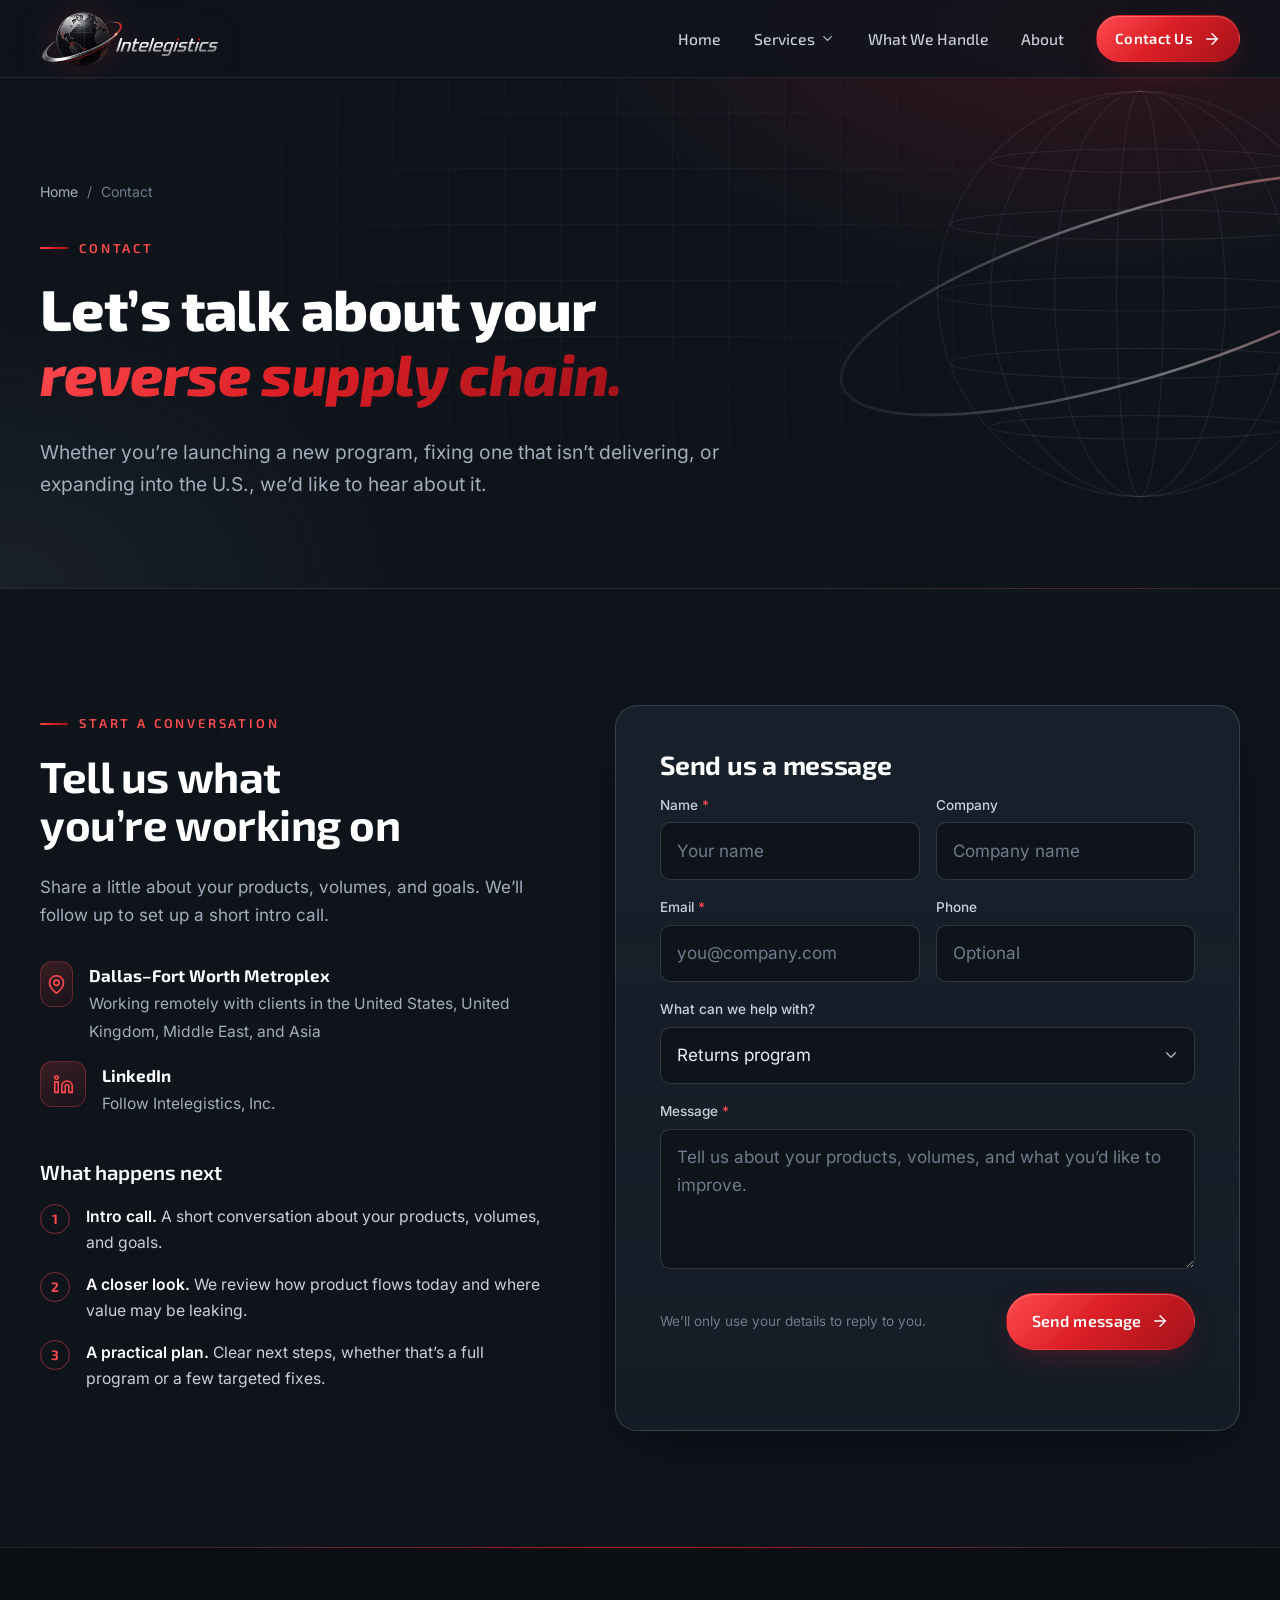
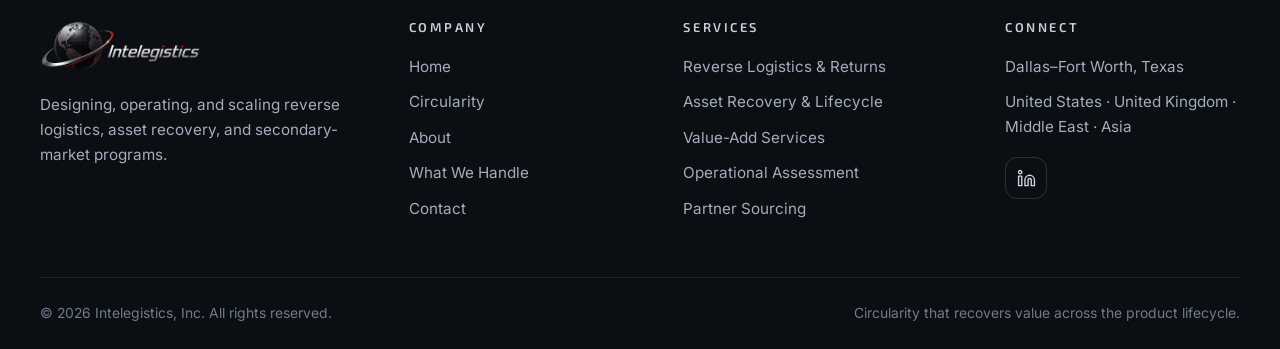
<file: contact.html>
<!DOCTYPE html>
<html lang="en">
<head>
  <meta charset="utf-8">
  <meta name="viewport" content="width=device-width, initial-scale=1">
  <title>Contact | Intelegistics</title>
  <meta name="description" content="Talk to Intelegistics about returns, trade-in, refurbishment, ITAD, secondary-market sales, partner sourcing, or U.S. market entry.">
  <meta name="theme-color" content="#0f141b">
  <meta property="og:type" content="website">
  <meta property="og:site_name" content="Intelegistics, Inc.">
  <meta property="og:title" content="Contact | Intelegistics">
  <meta property="og:description" content="Talk to Intelegistics about returns, trade-in, refurbishment, ITAD, secondary-market sales, partner sourcing, or U.S. market entry.">
  <link rel="icon" type="image/png" href="assets/img/favicon.png">
  <link rel="apple-touch-icon" href="assets/img/apple-touch-icon.png">
  <link rel="preload" href="assets/fonts/exo-2-latin-wght-normal.woff2" as="font" type="font/woff2" crossorigin>
  <link rel="preload" href="assets/fonts/inter-latin-wght-normal.woff2" as="font" type="font/woff2" crossorigin>
  <link rel="stylesheet" href="assets/css/style.css">
  <script>
    /* Photo slots accept .jpg, .jpeg, .png or .webp (any case). If none exists, the placeholder stays. */
    window.__photoExt = ["jpeg", "png", "webp", "JPG", "JPEG", "PNG", "WEBP"];
    function __photo(img) {
      var n = +(img.dataset.n || 0);
      if (n < __photoExt.length) { img.dataset.n = n + 1; img.src = img.dataset.base + "." + __photoExt[n]; }
      else { img.remove(); }
    }
    /* Frames marked data-fit="natural" take the photo's own proportions, so nothing gets cropped. */
    function __photoFit(img) {
      var f = img.parentNode;
      if (f && f.dataset.fit === "natural" && img.naturalWidth) f.style.setProperty("--ratio", img.naturalWidth + " / " + img.naturalHeight);
    }
  </script>
</head>
<body>
<a class="skip-link" href="#main">Skip to content</a>
<header class="site-header is-solid">
  <div class="container nav">
    <a class="brand" href="index.html" aria-label="Intelegistics home"><img src="assets/img/logo.png" alt="Intelegistics" width="188" height="58"></a>
    <button class="nav-toggle" aria-label="Open menu" aria-expanded="false" aria-controls="nav-panel"><span></span></button>
    <nav class="nav-panel" id="nav-panel" aria-label="Main">
      <ul class="nav-menu">
        <li><a class="nav-link" href="index.html">Home</a></li>
        <li class="has-dropdown">
          <button class="nav-link" aria-expanded="false" aria-haspopup="true">Services <svg class="chev" viewBox="0 0 24 24" fill="none" stroke="currentColor" stroke-width="1.8" stroke-linecap="round" stroke-linejoin="round" aria-hidden="true"><path d="m6 9 6 6 6-6"/></svg></button>
          <ul class="dropdown">
<li><a href="return-logistics.html"><svg class="icon" viewBox="0 0 24 24" fill="none" stroke="currentColor" stroke-width="1.8" stroke-linecap="round" stroke-linejoin="round" aria-hidden="true"><circle cx="6" cy="19" r="3"/><path d="M9 19h8.5a3.5 3.5 0 0 0 0-7h-11a3.5 3.5 0 0 1 0-7H15"/><circle cx="18" cy="5" r="3"/></svg><div><strong>Reverse Logistics & Returns</strong><span>Program design, assessment, and workflow</span></div></a></li>
<li><a href="refurbishing.html"><svg class="icon" viewBox="0 0 24 24" fill="none" stroke="currentColor" stroke-width="1.8" stroke-linecap="round" stroke-linejoin="round" aria-hidden="true"><path d="M14.7 6.3a1 1 0 0 0 0 1.4l1.6 1.6a1 1 0 0 0 1.4 0l3.77-3.77a6 6 0 0 1-7.94 7.94l-6.91 6.91a2.12 2.12 0 0 1-3-3l6.91-6.91a6 6 0 0 1 7.94-7.94l-3.76 3.76z"/></svg><div><strong>Refurbishment & Lifecycle</strong><span>Device processing, grading, and ITAD</span></div></a></li>
<li><a href="value-add-services.html"><svg class="icon" viewBox="0 0 24 24" fill="none" stroke="currentColor" stroke-width="1.8" stroke-linecap="round" stroke-linejoin="round" aria-hidden="true"><path d="m22 7-8.5 8.5-5-5L2 17"/><path d="M16 7h6v6"/></svg><div><strong>Value-Add Services</strong><span>Channels, buyers, partners, and market entry</span></div></a></li>
          </ul>
        </li>
        <li><a class="nav-link" href="what-we-handle.html">What We Handle</a></li>
        <li><a class="nav-link" href="about.html">About</a></li>
        <li class="nav-cta"><a class="btn btn-primary btn-sm" href="contact.html" aria-current="page">Contact Us <svg class="icon" viewBox="0 0 24 24" fill="none" stroke="currentColor" stroke-width="1.8" stroke-linecap="round" stroke-linejoin="round" aria-hidden="true"><path d="M5 12h14"/><path d="m12 5 7 7-7 7"/></svg></a></li>
      </ul>
    </nav>
  </div>
</header>
<main id="main">

<section class="page-hero">
  <div class="texture-grid"></div>
  <svg class="page-hero-orbit" viewBox="0 0 600 600" aria-hidden="true">
  <defs><linearGradient id="ph-ct-r" x1="0" x2="1"><stop offset="0" stop-color="#8b95a3" stop-opacity=".2"/><stop offset=".5" stop-color="#e9edf2" stop-opacity=".8"/><stop offset="1" stop-color="#ff4b4f"/></linearGradient></defs>
  <g fill="none" stroke="rgba(201,212,228,.16)">
    <circle cx="300" cy="300" r="190"/>
    <ellipse cx="300" cy="300" rx="140" ry="190"/><ellipse cx="300" cy="300" rx="80" ry="190"/><ellipse cx="300" cy="300" rx="22" ry="190"/>
    <ellipse cx="300" cy="300" rx="190" ry="16"/><ellipse cx="300" cy="235" rx="178" ry="14"/><ellipse cx="300" cy="365" rx="178" ry="14"/>
    <ellipse cx="300" cy="175" rx="140" ry="11"/><ellipse cx="300" cy="425" rx="140" ry="11"/>
  </g>
  <ellipse cx="300" cy="300" rx="292" ry="78" transform="rotate(-17 300 300)" fill="none" stroke="url(#ph-ct-r)" stroke-width="2.5"/>
</svg>
  <div class="container reveal">
    <nav aria-label="Breadcrumb"><ol class="breadcrumb"><li><a href="index.html">Home</a></li><li aria-current="page">Contact</li></ol></nav>
    <span class="eyebrow">Contact</span>
    <h1>Let&rsquo;s talk about your <span class="text-red">reverse supply chain.</span></h1>
    <p class="lead">Whether you&rsquo;re launching a new program, fixing one that isn&rsquo;t delivering, or expanding into the U.S., we&rsquo;d like to hear about it.</p>
    
  </div>
</section>

<section class="section">
  <div class="container contact-grid">
    <div class="reveal">
      <span class="eyebrow">Start a conversation</span>
      <h2>Tell us what you&rsquo;re working on</h2>
      <p class="muted">Share a little about your products, volumes, and goals. We&rsquo;ll follow up to set up a short intro call.</p>
      <ul class="contact-info">
        <li><div class="icon-tile"><svg class="icon" viewBox="0 0 24 24" fill="none" stroke="currentColor" stroke-width="1.8" stroke-linecap="round" stroke-linejoin="round" aria-hidden="true"><path d="M20 10c0 6-8 12-8 12s-8-6-8-12a8 8 0 0 1 16 0Z"/><circle cx="12" cy="10" r="3"/></svg></div><div><strong>Dallas&ndash;Fort Worth Metroplex</strong><span>Working remotely with clients in the United States, United Kingdom, Middle East, and Asia</span></div></li>
        <li><div class="icon-tile"><svg class="icon" viewBox="0 0 24 24" fill="none" stroke="currentColor" stroke-width="1.8" stroke-linecap="round" stroke-linejoin="round" aria-hidden="true"><path d="M16 8a6 6 0 0 1 6 6v7h-4v-7a2 2 0 0 0-2-2 2 2 0 0 0-2 2v7h-4v-7a6 6 0 0 1 6-6z"/><rect x="2" y="9" width="4" height="12"/><circle cx="4" cy="4" r="2"/></svg></div><div><strong>LinkedIn</strong><a data-linkedin href="https://www.linkedin.com/company/109301424/" target="_blank" rel="noopener">Follow Intelegistics, Inc.</a></div></li>
        <li data-email-item><div class="icon-tile"><svg class="icon" viewBox="0 0 24 24" fill="none" stroke="currentColor" stroke-width="1.8" stroke-linecap="round" stroke-linejoin="round" aria-hidden="true"><rect x="2" y="4" width="20" height="16" rx="2"/><path d="m22 7-10 5L2 7"/></svg></div><div><strong>Email</strong><a href="#">&nbsp;</a></div></li>
      </ul>
      <h3 style="margin-top:2.75rem">What happens next</h3>
      <ol class="steps-mini">
        <li><span><strong>Intro call.</strong> A short conversation about your products, volumes, and goals.</span></li>
        <li><span><strong>A closer look.</strong> We review how product flows today and where value may be leaking.</span></li>
        <li><span><strong>A practical plan.</strong> Clear next steps, whether that&rsquo;s a full program or a few targeted fixes.</span></li>
      </ol>
    </div>
    <div class="form-card reveal">
      <h2>Send us a message</h2>
      <form id="contact-form" novalidate>
        <div class="form-grid">
          <div class="field"><label for="f-name">Name <span class="req">*</span></label><input id="f-name" name="name" autocomplete="name" required placeholder="Your name"></div>
          <div class="field"><label for="f-company">Company</label><input id="f-company" name="company" autocomplete="organization" placeholder="Company name"></div>
          <div class="field"><label for="f-email">Email <span class="req">*</span></label><input id="f-email" name="email" type="email" autocomplete="email" required placeholder="you@company.com"></div>
          <div class="field"><label for="f-phone">Phone</label><input id="f-phone" name="phone" type="tel" autocomplete="tel" placeholder="Optional"></div>
          <div class="field field--full"><label for="f-topic">What can we help with?</label><select id="f-topic" name="topic"><option>Returns program</option><option>Trade-in or buyback</option><option>Refurbishment</option><option>ITAD / end-of-life</option><option>Secondary-market &amp; export sales</option><option>Partner sourcing (3PL, processing, technology)</option><option>U.S. market entry</option><option>Something else</option></select></div>
          <div class="field field--full"><label for="f-msg">Message <span class="req">*</span></label><textarea id="f-msg" name="message" required placeholder="Tell us about your products, volumes, and what you&rsquo;d like to improve."></textarea></div>
        </div>
        <div class="form-foot">
          <p class="form-note">We&rsquo;ll only use your details to reply to you.</p>
          <button class="btn btn-primary" type="submit">Send message <svg class="icon" viewBox="0 0 24 24" fill="none" stroke="currentColor" stroke-width="1.8" stroke-linecap="round" stroke-linejoin="round" aria-hidden="true"><path d="M5 12h14"/><path d="m12 5 7 7-7 7"/></svg></button>
        </div>
        <p class="form-status" role="status" aria-live="polite"></p>
      </form>
    </div>
  </div>
</section>

</main>
<footer class="site-footer">
  <div class="container">
    <div class="footer-grid">
      <div class="footer-brand">
        <img src="assets/img/logo.png" alt="Intelegistics" width="168" height="52" loading="lazy">
        <p>Designing, operating, and scaling reverse logistics, asset recovery, and secondary-market programs.</p>
      </div>
      <div>
        <h4>Company</h4>
        <ul class="footer-links">
          <li><a href="index.html">Home</a></li>
          <li><a href="index.html#circularity">Circularity</a></li>
          <li><a href="about.html">About</a></li>
          <li><a href="what-we-handle.html">What We Handle</a></li>
          <li><a href="contact.html">Contact</a></li>
        </ul>
      </div>
      <div>
        <h4>Services</h4>
        <ul class="footer-links">
          <li><a href="return-logistics.html">Reverse Logistics &amp; Returns</a></li>
          <li><a href="refurbishing.html">Asset Recovery &amp; Lifecycle</a></li>
          <li><a href="value-add-services.html">Value-Add Services</a></li>
          <li><a href="return-logistics.html#assessment">Operational Assessment</a></li>
          <li><a href="value-add-services.html#partners">Partner Sourcing</a></li>
        </ul>
      </div>
      <div>
        <h4>Connect</h4>
        <ul class="footer-links">
          <li>Dallas&ndash;Fort Worth, Texas</li>
          <li>United States &middot; United Kingdom &middot; Middle East &middot; Asia</li>
          <li data-email-item><a href="#">&nbsp;</a></li>
        </ul>
        <div class="social" style="margin-top:1.1rem">
          <a data-linkedin href="https://www.linkedin.com/company/109301424/" target="_blank" rel="noopener" aria-label="Intelegistics on LinkedIn"><svg class="icon" viewBox="0 0 24 24" fill="none" stroke="currentColor" stroke-width="1.8" stroke-linecap="round" stroke-linejoin="round" aria-hidden="true"><path d="M16 8a6 6 0 0 1 6 6v7h-4v-7a2 2 0 0 0-2-2 2 2 0 0 0-2 2v7h-4v-7a6 6 0 0 1 6-6z"/><rect x="2" y="9" width="4" height="12"/><circle cx="4" cy="4" r="2"/></svg></a>
        </div>
      </div>
    </div>
    <div class="footer-bottom">
      <span>&copy; <span data-year>2026</span> Intelegistics, Inc. All rights reserved.</span>
      <span>Circularity that recovers value across the product lifecycle.</span>
    </div>
  </div>
</footer>
<script src="assets/js/main.js"></script>
</body>
</html>
</file>
<file: assets/css/style.css>
/* ==========================================================================
   Intelegistics, Inc. — site styles
   Dark graphite theme, chrome/silver + brand red (sampled from logo)
   ========================================================================== */

/* ---------- Self-hosted fonts (OFL licensed, see assets/fonts) ---------- */
@font-face {
  font-family: "Exo 2"; font-style: normal; font-weight: 100 900; font-display: swap;
  src: url("../fonts/exo-2-latin-wght-normal.woff2") format("woff2-variations"), url("../fonts/exo-2-latin-wght-normal.woff2") format("woff2");
}
@font-face {
  font-family: "Exo 2"; font-style: italic; font-weight: 100 900; font-display: swap;
  src: url("../fonts/exo-2-latin-wght-italic.woff2") format("woff2-variations"), url("../fonts/exo-2-latin-wght-italic.woff2") format("woff2");
}
@font-face {
  font-family: "Mrs Saint Delafield"; font-style: normal; font-weight: 400; font-display: swap;
  src: url("../fonts/mrs-saint-delafield-latin-400-normal.woff2") format("woff2");
}
@font-face {
  font-family: "Inter"; font-style: normal; font-weight: 100 900; font-display: swap;
  src: url("../fonts/inter-latin-wght-normal.woff2") format("woff2-variations"), url("../fonts/inter-latin-wght-normal.woff2") format("woff2");
}

:root {
  /* Surfaces: graphite with a cool blue undertone (dark, not black) */
  --bg:          #0f141b;
  --bg-alt:      #131a23;
  --surface:     #18202b;
  --surface-2:   #1d2633;
  --surface-3:   #243042;
  --line:        rgba(196, 210, 230, 0.10);
  --line-strong: rgba(196, 210, 230, 0.18);

  /* Text */
  --text:   #e9edf3;
  --muted:  #a3adbc;
  --faint:  #6f7b8c;

  /* Brand */
  --red:        #dc1f26;
  --red-bright: #ff4b4f;
  --red-deep:   #a3121a;
  --red-glow:   rgba(220, 31, 38, 0.35);
  --silver-1:   #ffffff;
  --silver-2:   #c9d0da;
  --silver-3:   #8b95a3;

  --grad-red:    linear-gradient(135deg, #ff4b4f 0%, #dc1f26 45%, #a3121a 100%);
  --grad-silver: linear-gradient(180deg, #ffffff 0%, #dfe4ea 45%, #9aa4b1 100%);
  --grad-chrome: linear-gradient(90deg, #8b95a3 0%, #f4f6f9 35%, #c9d0da 55%, #ff4b4f 100%);

  /* Type */
  --font-display: "Exo 2", "Segoe UI", system-ui, sans-serif;
  --font-body:    "Inter", "Segoe UI", system-ui, -apple-system, sans-serif;

  /* Layout */
  --container: 1200px;
  --radius:    14px;
  --radius-sm: 10px;
  --radius-lg: 22px;
  --header-h:  78px;
  --shadow:    0 18px 50px -20px rgba(0, 0, 0, 0.65);
  --ease:      cubic-bezier(.2, .7, .2, 1);
}

/* ---------- Reset / base ---------- */
*, *::before, *::after { box-sizing: border-box; }
html { scroll-behavior: smooth; -webkit-text-size-adjust: 100%; }
body {
  margin: 0;
  font-family: var(--font-body);
  font-size: 1.0625rem;
  line-height: 1.65;
  color: var(--text);
  background: var(--bg);
  -webkit-font-smoothing: antialiased;
  text-rendering: optimizeLegibility;
  overflow-x: hidden;
}
img { max-width: 100%; display: block; }
a { color: inherit; text-decoration: none; }
p { margin: 0 0 1.1em; }
p:last-child { margin-bottom: 0; }
ul { margin: 0; padding: 0; }
button, input, select, textarea { font: inherit; color: inherit; }
::selection { background: var(--red); color: #fff; }

:focus-visible {
  outline: 2px solid var(--red-bright);
  outline-offset: 3px;
  border-radius: 4px;
}

.skip-link {
  position: absolute; left: 1rem; top: -60px; z-index: 200;
  background: var(--red); color: #fff; padding: .6rem 1rem; border-radius: 8px;
  transition: top .2s;
}
.skip-link:focus { top: 1rem; }

.sr-only {
  position: absolute; width: 1px; height: 1px; padding: 0; margin: -1px;
  overflow: hidden; clip: rect(0,0,0,0); white-space: nowrap; border: 0;
}

/* ---------- Typography ---------- */
h1, h2, h3, h4 {
  font-family: var(--font-display);
  font-weight: 700;
  line-height: 1.12;
  letter-spacing: -0.01em;
  margin: 0 0 .55em;
  color: var(--silver-1);
  text-wrap: balance;
}
.lead, .statement { text-wrap: pretty; }
h1 { font-size: clamp(2.4rem, 5.2vw, 4.1rem); font-weight: 800; }
h2 { font-size: clamp(1.9rem, 3.4vw, 2.75rem); }
h3 { font-size: 1.28rem; font-weight: 600; letter-spacing: 0; }
h4 { font-size: 1.05rem; font-weight: 600; }

.text-silver {
  background: var(--grad-silver);
  -webkit-background-clip: text; background-clip: text;
  -webkit-text-fill-color: transparent;
}
.text-red {
  background: var(--grad-red);
  -webkit-background-clip: text; background-clip: text;
  -webkit-text-fill-color: transparent;
  font-style: italic;
  padding-right: .06em;
}

.lead { font-size: clamp(1.08rem, 1.5vw, 1.25rem); color: var(--muted); max-width: 46rem; }
.muted { color: var(--muted); }

.eyebrow {
  display: inline-flex; align-items: center; gap: .7rem;
  font-family: var(--font-display);
  font-size: .8rem; font-weight: 600;
  letter-spacing: .22em; text-transform: uppercase;
  color: var(--red-bright);
  margin-bottom: 1.1rem;
}
.eyebrow::before {
  content: ""; width: 28px; height: 2px; border-radius: 2px;
  background: var(--grad-red);
  box-shadow: 0 0 12px var(--red-glow);
}
.center .eyebrow::after {
  content: ""; width: 28px; height: 2px; border-radius: 2px;
  background: var(--grad-red);
}

/* ---------- Layout ---------- */
.container { width: min(var(--container), 100% - 2.5rem); margin-inline: auto; }
.section { padding: clamp(4.5rem, 9vw, 7.5rem) 0; position: relative; }
.section--alt { background: var(--bg-alt); }
.section--tight { padding: clamp(3rem, 6vw, 4.5rem) 0; }
.section-head { max-width: 760px; margin-bottom: clamp(2.5rem, 5vw, 3.75rem); }
.section-head.center { margin-inline: auto; text-align: center; }
.section-head.center .lead { margin-inline: auto; }
.center { text-align: center; }
[id] { scroll-margin-top: calc(var(--header-h) + 24px); }

.grid { display: grid; gap: 1.5rem; }
.grid-2 { grid-template-columns: repeat(2, 1fr); }
.grid-3 { grid-template-columns: repeat(3, 1fr); }
.grid-4 { grid-template-columns: repeat(4, 1fr); }

/* Subtle globe-grid texture used on alt sections and heroes */
.texture-grid {
  position: absolute; inset: 0; pointer-events: none; z-index: 0;
  background-image:
    linear-gradient(rgba(196,210,230,.035) 1px, transparent 1px),
    linear-gradient(90deg, rgba(196,210,230,.035) 1px, transparent 1px);
  background-size: 56px 56px;
  -webkit-mask-image: radial-gradient(ellipse at 50% 40%, #000 20%, transparent 75%);
          mask-image: radial-gradient(ellipse at 50% 40%, #000 20%, transparent 75%);
}
.section > .container { position: relative; z-index: 1; }

/* ---------- Buttons ---------- */
.btn {
  --pad-y: .9rem; --pad-x: 1.55rem;
  display: inline-flex; align-items: center; justify-content: center; gap: .6rem;
  padding: var(--pad-y) var(--pad-x);
  font-family: var(--font-display); font-weight: 600; font-size: 1rem; letter-spacing: .02em;
  border-radius: 999px; border: 1px solid transparent;
  cursor: pointer; white-space: nowrap;
  transition: transform .25s var(--ease), box-shadow .25s var(--ease), background .25s, border-color .25s, color .25s;
}
.btn svg { width: 18px; height: 18px; transition: transform .25s var(--ease); }
.btn:hover svg { transform: translateX(3px); }
.btn-primary {
  background: var(--grad-red); color: #fff;
  box-shadow: 0 10px 30px -10px var(--red-glow), inset 0 1px 0 rgba(255,255,255,.25);
}
.btn-primary:hover { transform: translateY(-2px); box-shadow: 0 16px 40px -12px rgba(220,31,38,.6), inset 0 1px 0 rgba(255,255,255,.25); }
.btn-ghost {
  background: rgba(255,255,255,.03); color: var(--silver-1);
  border-color: var(--line-strong);
}
.btn-ghost:hover { border-color: rgba(255,255,255,.4); background: rgba(255,255,255,.06); transform: translateY(-2px); }
.btn-sm { --pad-y: .62rem; --pad-x: 1.15rem; font-size: .92rem; }
.btn-row { display: flex; flex-wrap: wrap; gap: .9rem; margin-top: 2rem; }
.center .btn-row { justify-content: center; }

.link-arrow {
  display: inline-flex; align-items: center; gap: .45rem;
  font-family: var(--font-display); font-weight: 600; font-size: .95rem;
  color: var(--red-bright);
}
.link-arrow svg { width: 16px; height: 16px; transition: transform .25s var(--ease); }
.link-arrow:hover svg { transform: translateX(4px); }

/* ---------- Icons ---------- */
.icon { width: 24px; height: 24px; flex: none; }
.icon-tile {
  width: 52px; height: 52px; border-radius: 14px;
  display: grid; place-items: center;
  background: linear-gradient(160deg, rgba(255,75,79,.18), rgba(220,31,38,.05));
  border: 1px solid rgba(255,75,79,.28);
  color: var(--red-bright);
  margin-bottom: 1.3rem;
}
.icon-tile .icon { width: 25px; height: 25px; }

/* ---------- Header / nav ---------- */
.site-header {
  position: fixed; inset: 0 0 auto 0; z-index: 100;
  height: var(--header-h);
  transition: background .35s, border-color .35s, backdrop-filter .35s, height .3s;
  border-bottom: 1px solid transparent;
}
.site-header.is-scrolled,
.site-header.is-solid {
  background: rgba(15, 20, 27, .82);
  -webkit-backdrop-filter: saturate(140%) blur(14px);
          backdrop-filter: saturate(140%) blur(14px);
  border-bottom-color: var(--line);
}
.nav { height: 100%; display: flex; align-items: center; justify-content: space-between; gap: 2rem; }
.brand { display: flex; align-items: center; flex: none; }
.brand img { height: 58px; width: auto; filter: drop-shadow(0 0 18px rgba(220,31,38,.18)); }

.nav-menu { display: flex; align-items: center; gap: .35rem; list-style: none; }
.nav-menu > li { position: relative; }
.nav-link {
  display: inline-flex; align-items: center; gap: .3rem;
  padding: .55rem .85rem; border-radius: 8px;
  font-family: var(--font-display); font-weight: 500; font-size: .98rem;
  color: var(--silver-2);
  background: none; border: 0; cursor: pointer;
  transition: color .2s, background .2s;
}
.nav-link:hover, .nav-link[aria-current="page"], .has-dropdown.is-active > .nav-link { color: #fff; }
.nav-link[aria-current="page"]::after,
.has-dropdown.is-active > .nav-link::after {
  content: ""; position: absolute; left: .85rem; right: .85rem; bottom: .1rem; height: 2px;
  background: var(--grad-red); border-radius: 2px;
}
.nav-link .chev { width: 15px; height: 15px; transition: transform .25s; }

.dropdown {
  position: absolute; top: calc(100% + 10px); left: -.5rem;
  min-width: 345px; list-style: none;
  padding: .55rem;
  background: rgba(24, 32, 43, .97);
  -webkit-backdrop-filter: blur(14px); backdrop-filter: blur(14px);
  border: 1px solid var(--line-strong); border-radius: var(--radius);
  box-shadow: var(--shadow);
  opacity: 0; visibility: hidden; transform: translateY(6px);
  transition: opacity .2s, transform .2s var(--ease), visibility .2s;
}
.dropdown::before { content: ""; position: absolute; top: -12px; left: 0; right: 0; height: 12px; }
.has-dropdown:hover .dropdown,
.has-dropdown:focus-within .dropdown,
.has-dropdown.is-open .dropdown { opacity: 1; visibility: visible; transform: none; }
.has-dropdown:hover .chev, .has-dropdown.is-open .chev { transform: rotate(180deg); }
.dropdown a {
  display: flex; gap: .85rem; align-items: flex-start;
  padding: .75rem .85rem; border-radius: 10px;
  transition: background .2s;
}
.dropdown a:hover, .dropdown a[aria-current="page"] { background: rgba(255,255,255,.05); }
.dropdown .icon { width: 20px; height: 20px; color: var(--red-bright); margin-top: .15rem; }
.dropdown strong { display: block; font-family: var(--font-display); font-weight: 600; color: #fff; font-size: .97rem; }
.dropdown span { display: block; font-size: .85rem; color: var(--muted); line-height: 1.4; }

.nav-cta { margin-left: .75rem; }
.nav-toggle {
  display: none; width: 46px; height: 46px; border-radius: 12px;
  background: rgba(255,255,255,.04); border: 1px solid var(--line-strong);
  cursor: pointer; place-items: center;
}
.nav-toggle span, .nav-toggle span::before, .nav-toggle span::after {
  display: block; width: 20px; height: 2px; background: #fff; border-radius: 2px;
  position: relative; transition: transform .3s, background .3s;
}
.nav-toggle span::before, .nav-toggle span::after { content: ""; position: absolute; left: 0; }
.nav-toggle span::before { top: -6px; }
.nav-toggle span::after { top: 6px; }
.nav-open .nav-toggle span { background: transparent; }
.nav-open .nav-toggle span::before { transform: translateY(6px) rotate(45deg); }
.nav-open .nav-toggle span::after { transform: translateY(-6px) rotate(-45deg); }

/* ---------- Home hero ---------- */
.hero {
  position: relative; overflow: hidden;
  min-height: min(100vh, 900px);
  display: flex; align-items: center;
  padding: calc(var(--header-h) + 3rem) 0 5rem;
  background:
    radial-gradient(900px 520px at 78% 45%, rgba(220,31,38,.16), transparent 65%),
    radial-gradient(700px 500px at 10% 10%, rgba(120,140,170,.10), transparent 70%),
    var(--bg);
}
.hero::after {
  content: ""; position: absolute; left: 0; right: 0; bottom: 0; height: 160px;
  background: linear-gradient(transparent, var(--bg)); pointer-events: none;
}
.hero-grid {
  display: grid; grid-template-columns: 1.05fr .95fr; align-items: center; gap: 3rem;
  position: relative; z-index: 1;
}
.hero h1 { margin-bottom: .45em; }
.hero .lead { font-size: clamp(1.1rem, 1.6vw, 1.3rem); }
.hero-proof {
  display: flex; flex-wrap: wrap; gap: .6rem 1.75rem;
  margin-top: 2.75rem; padding-top: 1.75rem;
  border-top: 1px solid var(--line);
  list-style: none;
}
.hero-proof li { display: flex; align-items: center; gap: .55rem; font-size: .95rem; color: var(--silver-2); }
.hero-proof .icon { width: 18px; height: 18px; color: var(--red-bright); }

.hero-visual { position: relative; aspect-ratio: 1; width: 100%; max-width: 580px; justify-self: center; }
.orbit-svg { width: 100%; height: 100%; overflow: visible; }
.orbit-svg .spin { transform-origin: 300px 300px; animation: spin 90s linear infinite; }
.hero-visual .float { animation: float 7s ease-in-out infinite; }
@keyframes spin { to { transform: rotate(360deg); } }
@keyframes float { 0%,100% { transform: translateY(0); } 50% { transform: translateY(-10px); } }

.hero-chip {
  position: absolute; z-index: 2;
  display: flex; align-items: center; gap: .8rem;
  padding: .85rem 1.1rem; border-radius: 14px;
  background: rgba(24, 32, 43, .72);
  -webkit-backdrop-filter: blur(12px); backdrop-filter: blur(12px);
  border: 1px solid var(--line-strong);
  box-shadow: var(--shadow);
  font-size: .88rem; line-height: 1.3;
}
.hero-chip strong { display: block; font-family: var(--font-display); color: #fff; font-size: .98rem; }
.hero-chip span { color: var(--muted); }
.hero-chip .chip-ico {
  width: 38px; height: 38px; border-radius: 10px; display: grid; place-items: center;
  background: var(--grad-red); color: #fff; flex: none;
}
.hero-chip .chip-ico .icon { width: 20px; height: 20px; }
.hero-chip--a { left: -5%; top: 3%; animation: float 8s ease-in-out infinite; }
.hero-chip--b { right: -3%; bottom: 14%; animation: float 9s ease-in-out -3s infinite; }

/* ---------- Page hero (inner pages) ---------- */
.page-hero {
  position: relative; overflow: hidden;
  padding: calc(var(--header-h) + clamp(4rem, 8vw, 6.5rem)) 0 clamp(4rem, 7vw, 5.5rem);
  background:
    radial-gradient(800px 420px at 85% 0%, rgba(220,31,38,.20), transparent 65%),
    radial-gradient(600px 400px at 0% 100%, rgba(120,140,170,.10), transparent 70%),
    var(--bg);
  border-bottom: 1px solid var(--line);
}
.page-hero .container { position: relative; z-index: 1; }
.page-hero h1 { max-width: 900px; font-size: clamp(2.2rem, 4.6vw, 3.6rem); }
.page-hero .lead { max-width: 720px; }
.page-hero-orbit {
  position: absolute; right: -180px; top: 50%; width: 640px; height: 640px;
  transform: translateY(-50%); opacity: .55; pointer-events: none; z-index: 0;
}
.breadcrumb {
  display: flex; flex-wrap: wrap; gap: .55rem; align-items: center; list-style: none; padding: 0; margin-top: 0;
  font-size: .88rem; color: var(--faint); margin-bottom: 1.6rem;
}
.breadcrumb a { color: var(--muted); transition: color .2s; }
.breadcrumb a:hover { color: #fff; }
.breadcrumb li + li::before { content: "/"; margin-right: .55rem; color: var(--faint); }

/* ---------- Cards ---------- */
.card {
  position: relative; display: flex; flex-direction: column;
  padding: 2rem 1.85rem;
  background: linear-gradient(180deg, var(--surface) 0%, rgba(24,32,43,.6) 100%);
  border: 1px solid var(--line);
  border-radius: var(--radius-lg);
  transition: transform .35s var(--ease), border-color .35s, box-shadow .35s;
  overflow: hidden;
}
.card::before {
  content: ""; position: absolute; inset: 0 0 auto 0; height: 2px;
  background: var(--grad-chrome); opacity: 0; transition: opacity .35s;
}
.card h3 { margin-bottom: .55rem; }
.card p { color: var(--muted); font-size: 1rem; }
.card .link-arrow { margin-top: auto; padding-top: 1.4rem; }
a.card:hover, .card.is-hover:hover {
  transform: translateY(-6px);
  border-color: rgba(255,75,79,.35);
  box-shadow: 0 24px 60px -28px rgba(220,31,38,.45);
}
a.card:hover::before, .card.is-hover:hover::before { opacity: 1; }

.card-num {
  font-family: var(--font-display); font-weight: 800; font-size: 3rem; line-height: 1;
  background: var(--grad-red); -webkit-background-clip: text; background-clip: text; -webkit-text-fill-color: transparent;
  margin-bottom: 1rem; display: block; font-style: italic;
}

/* Services grid: 5 items → 3 + 2 centered */
.services-grid { display: grid; grid-template-columns: repeat(6, 1fr); gap: 1.5rem; }
.services-grid > * { grid-column: span 2; }
.services-grid > *:nth-child(4) { grid-column: 2 / span 2; }
.services-grid > *:nth-child(5) { grid-column: 4 / span 2; }

/* ---------- Leakage (problem) ---------- */
.leak-grid { display: grid; grid-template-columns: repeat(4, 1fr); gap: 1.25rem; }
.leak {
  padding: 1.75rem 1.5rem; border-radius: var(--radius);
  background: rgba(255,255,255,.02); border: 1px solid var(--line);
  position: relative;
}
.leak .icon { width: 28px; height: 28px; color: var(--red-bright); margin-bottom: 1rem; }
.leak h3 { font-size: 1.12rem; }
.leak p { color: var(--muted); font-size: .97rem; }
.leak::after {
  content: ""; position: absolute; left: 1.5rem; right: 1.5rem; bottom: -1px; height: 2px;
  background: linear-gradient(90deg, var(--red), transparent);
}

.statement {
  font-family: var(--font-display); font-weight: 600;
  font-size: clamp(1.35rem, 2.4vw, 1.85rem); line-height: 1.35;
  color: var(--silver-1); max-width: 900px; margin: 3.25rem auto 0; text-align: center;
}

/* ---------- Split / zig-zag ---------- */
.split {
  display: grid; grid-template-columns: 1fr 1fr; align-items: center;
  gap: clamp(2.5rem, 6vw, 5.5rem);
}
.split + .split { margin-top: clamp(4rem, 8vw, 6.5rem); }
.split--reverse .split-media { order: 2; }
.split-media { position: relative; }
.split-media::before {
  content: ""; position: absolute; inset: 22px -22px -22px 22px; border-radius: var(--radius-lg);
  border: 1px solid rgba(255,75,79,.22);
  background: linear-gradient(160deg, transparent 40%, rgba(220,31,38,.08));
  z-index: 0;
}
.split--reverse .split-media::before { inset: 22px 22px -22px -22px; }
.split-media > * { position: relative; z-index: 1; }
.split-body h2 { font-size: clamp(1.7rem, 3vw, 2.35rem); }
.split-body .step-label {
  font-family: var(--font-display); font-weight: 700; font-size: .85rem; letter-spacing: .18em;
  color: var(--faint); margin-bottom: .75rem; display: block;
}

/* ---------- Photo slots ---------- */
.photo-slot {
  position: relative; width: 100%; margin: 0;
  aspect-ratio: var(--ratio, 4 / 3);
  border-radius: var(--radius-lg);
  overflow: hidden;
  background:
    radial-gradient(circle at 30% 25%, rgba(255,255,255,.05), transparent 60%),
    linear-gradient(160deg, var(--surface-2), var(--surface));
  border: 1px dashed rgba(196,210,230,.22);
  display: grid; place-items: center;
  box-shadow: var(--shadow);
}
.photo-slot img {
  position: absolute; inset: 0; width: 100%; height: 100%; object-fit: cover; z-index: 2;
}
.photo-slot:has(img) { border-style: solid; border-color: var(--line); }
.photo-slot-label {
  display: flex; flex-direction: column; align-items: center; gap: .55rem;
  padding: 1.5rem; text-align: center;
  font-size: .82rem; letter-spacing: .04em; color: var(--faint);
}
.photo-slot-label .icon { width: 30px; height: 30px; opacity: .6; }
.photo-slot-label code {
  font-family: ui-monospace, SFMono-Regular, Menlo, monospace; font-size: .78rem;
  color: var(--muted); background: rgba(255,255,255,.04); padding: .15rem .45rem; border-radius: 6px;
}

/* ---------- Check list ---------- */
.check-list { list-style: none; display: grid; gap: .85rem; margin: 1.5rem 0 0; }
.check-list li { display: flex; gap: .85rem; align-items: flex-start; color: var(--silver-2); }
.check-list li > span { flex: 1; }
.check-list strong { color: #fff; font-weight: 600; }
.check-list li::before {
  content: ""; flex: none; width: 22px; height: 22px; margin-top: .18rem; border-radius: 50%;
  background: var(--grad-red) center / 13px no-repeat;
  background-image:
    url("data:image/svg+xml,%3Csvg xmlns='http://www.w3.org/2000/svg' viewBox='0 0 24 24' fill='none' stroke='white' stroke-width='3.2' stroke-linecap='round' stroke-linejoin='round'%3E%3Cpath d='M20 6 9 17l-5-5'/%3E%3C/svg%3E"),
    var(--grad-red);
  background-size: 13px, cover;
  background-position: center;
  background-repeat: no-repeat;
  box-shadow: 0 0 14px -2px var(--red-glow);
}
.check-list--2col { grid-template-columns: 1fr 1fr; gap: 1rem 2rem; }

/* ---------- Flow (returned asset → recovered value) ---------- */
.flow { display: grid; grid-template-columns: repeat(5, 1fr); gap: 1rem; position: relative; counter-reset: flow; list-style: none; margin: 0; padding: 0; }
.flow::before {
  content: ""; position: absolute; top: 38px; left: 10%; right: 10%; height: 2px;
  background: linear-gradient(90deg, var(--silver-3), var(--silver-2) 40%, var(--red-bright));
  opacity: .5;
}
.flow li { position: relative; text-align: center; padding: 0 .5rem; counter-increment: flow; }
.flow-node {
  width: 76px; height: 76px; margin: 0 auto 1.25rem; border-radius: 50%;
  display: grid; place-items: center; position: relative;
  background: var(--surface-2); border: 1px solid var(--line-strong);
  color: var(--silver-1);
  box-shadow: 0 0 0 8px var(--bg-alt);
}
.section:not(.section--alt) .flow-node { box-shadow: 0 0 0 8px var(--bg); }
.flow-node .icon { width: 28px; height: 28px; }
.flow-node::after {
  content: counter(flow, decimal-leading-zero);
  position: absolute; top: -6px; right: -8px;
  font-family: var(--font-display); font-weight: 700; font-size: .72rem;
  background: var(--surface-3); border: 1px solid var(--line-strong);
  border-radius: 999px; padding: .1rem .45rem; color: var(--muted);
}
.flow li:last-child .flow-node { background: var(--grad-red); border-color: transparent; box-shadow: 0 0 0 8px var(--bg-alt), 0 0 40px -6px var(--red-glow); }
.section:not(.section--alt) .flow li:last-child .flow-node { box-shadow: 0 0 0 8px var(--bg), 0 0 40px -6px var(--red-glow); }
.flow h3 { font-size: 1.08rem; margin-bottom: .4rem; }
.flow p { font-size: .93rem; color: var(--muted); }

/* ---------- Circularity (circular-economy loop) ---------- */
.circ-grid { display: grid; grid-template-columns: .95fr 1.05fr; gap: clamp(2.5rem, 5vw, 4.5rem); align-items: center; }
.r-phrase {
  font-family: var(--font-display); font-style: italic; font-weight: 700;
  font-size: clamp(1.25rem, 2.2vw, 1.6rem); line-height: 1.35; margin: 0 0 1rem;
  background: var(--grad-silver); -webkit-background-clip: text; background-clip: text; -webkit-text-fill-color: transparent;
}
.r-list { list-style: none; padding: 0; margin: 1.75rem 0 0; display: grid; gap: 1rem; }
.r-list li { display: grid; grid-template-columns: 42px 1fr; gap: .95rem; align-items: start; }
.r-ico {
  width: 42px; height: 42px; border-radius: 12px; display: grid; place-items: center;
  background: linear-gradient(160deg, rgba(255,75,79,.18), rgba(220,31,38,.05));
  border: 1px solid rgba(255,75,79,.28); color: var(--red-bright);
}
.r-ico .icon { width: 20px; height: 20px; }
.r-list strong { display: block; font-family: var(--font-display); font-weight: 600; color: #fff; font-size: 1.05rem; line-height: 1.3; }
.r-list div > span { display: block; color: var(--muted); font-size: .95rem; line-height: 1.5; }

.circ-visual { position: relative; width: 100%; max-width: 640px; aspect-ratio: 600 / 540; justify-self: center; }
.circ-visual svg { width: 100%; height: 100%; overflow: visible; display: block; }
.circ-chip {
  position: absolute; transform: translate(var(--tx), var(--ty));
  display: inline-flex; align-items: center; gap: .55rem;
  padding: .4rem .9rem .4rem .4rem; border-radius: 999px;
  background: rgba(24, 32, 43, .85);
  -webkit-backdrop-filter: blur(10px); backdrop-filter: blur(10px);
  border: 1px solid var(--line-strong); box-shadow: var(--shadow);
  font-family: var(--font-display); font-weight: 600; font-size: .95rem; color: #fff;
  white-space: nowrap; z-index: 2;
}
.circ-chip .n { width: 30px; height: 30px; border-radius: 50%; display: grid; place-items: center; background: var(--grad-red); color: #fff; flex: none; }
.circ-chip .n .icon { width: 16px; height: 16px; }

/* ---------- Our values (About) ---------- */
.values-section {
  background:
    radial-gradient(700px 360px at 100% 0%, rgba(220,31,38,.12), transparent 65%),
    radial-gradient(600px 360px at 0% 100%, rgba(140,160,190,.08), transparent 70%),
    var(--bg);
}
.values {
  list-style: none; margin: 0 auto; padding: .4rem 1.25rem; max-width: 1180px;
  border-radius: var(--radius-lg); overflow: hidden;
  background: linear-gradient(180deg, rgba(24,32,43,.78), rgba(15,20,27,.55));
  border: 1px solid var(--line-strong);
  box-shadow: inset 0 1px 0 rgba(255,255,255,.05);
}
.value {
  position: relative;
  display: grid; grid-template-columns: 76px 62px minmax(210px, 280px) 1fr;
  align-items: center; gap: 1.6rem;
  padding: 1.65rem 1.1rem;
  transition: background .35s;
}
.value + .value { border-top: 1px solid var(--line-strong); }
.value::before {
  content: ""; position: absolute; left: 0; top: 18%; bottom: 18%; width: 3px; border-radius: 3px;
  background: var(--grad-red); box-shadow: 0 0 18px var(--red-glow);
  transform: scaleY(0); transition: transform .45s var(--ease);
}
.value:hover { background: linear-gradient(90deg, rgba(220,31,38,.09), transparent 65%); }
.value:hover::before { transform: scaleY(1); }
.value-num {
  font-family: var(--font-display); font-weight: 700; font-style: italic;
  font-size: 3rem; line-height: 1; letter-spacing: -.02em;
  color: transparent; -webkit-text-stroke: 1.2px rgba(201,208,218,.45);
  transition: color .35s, -webkit-text-stroke-color .35s;
}
.value:hover .value-num { color: var(--red-bright); -webkit-text-stroke-color: transparent; }
.value-ico {
  width: 62px; height: 62px; border-radius: 16px; display: grid; place-items: center;
  background: linear-gradient(160deg, rgba(220,31,38,.38), rgba(110,10,15,.30));
  border: 1.5px solid rgba(255,75,79,.6); color: var(--red-bright);
  box-shadow: 0 0 22px -6px rgba(220,31,38,.65), inset 0 0 10px rgba(255,75,79,.18);
  transition: background .35s, color .35s, transform .35s var(--ease);
}
.value-ico .icon { width: 28px; height: 28px; }
.value:hover .value-ico { background: var(--grad-red); color: #fff; transform: rotate(-6deg) scale(1.05); }
.value h3 {
  margin: 0; padding: .45rem 0 .45rem 1.4rem;
  border-left: 2px solid rgba(233,237,243,.6);
  font-size: clamp(1.45rem, 2.2vw, 1.95rem); font-weight: 700; line-height: 1.1; color: #fff;
}
.value p {
  margin: 0; padding-left: 1.75rem; border-left: 1px solid var(--line-strong);
  color: var(--silver-2); font-size: 1.04rem; line-height: 1.6;
}

/* glowing light streak (under the values panel) */
.glow-line {
  position: relative; height: 2px; max-width: 1180px; margin: 3.5rem auto 0; border-radius: 2px;
  background: linear-gradient(90deg, transparent, rgba(220,31,38,.55) 18%, #ff3b3f 42%, #fff 50%, #ff3b3f 58%, rgba(220,31,38,.55) 82%, transparent);
}
.glow-line::after {
  content: ""; position: absolute; left: 12%; right: 12%; top: -14px; height: 30px;
  background: radial-gradient(ellipse at center, rgba(255,59,63,.55), rgba(220,31,38,.15) 45%, transparent 72%);
  filter: blur(6px); pointer-events: none;
}

/* ---------- What we believe: principle cards ---------- */
.principle {
  padding: 2.25rem 2rem 2.4rem;
  background: linear-gradient(180deg, rgba(29,38,51,.92), rgba(18,24,33,.88));
  border-color: var(--line-strong);
  box-shadow: inset 0 1px 0 rgba(255,255,255,.07), var(--shadow);
}
.principle::before { opacity: .45; }
.principle:hover { transform: translateY(-5px); border-color: rgba(255,75,79,.35); }
.principle:hover::before { opacity: 1; }
.principle h3 { font-size: clamp(1.45rem, 2.1vw, 1.8rem); font-weight: 700; margin: 0 0 .75rem; }
.principle p { font-size: 1.05rem; line-height: 1.6; color: var(--silver-2); }
.icon-tile--glow {
  width: 66px; height: 66px; border-radius: 17px; margin-bottom: 1.5rem;
  background: linear-gradient(160deg, rgba(220,31,38,.45), rgba(110,10,15,.35));
  border: 1.5px solid rgba(255,75,79,.7); color: var(--red-bright);
  box-shadow: 0 0 26px -4px rgba(220,31,38,.6), inset 0 0 12px rgba(255,75,79,.22);
}
.icon-tile--glow .icon { width: 31px; height: 31px; }

/* ---------- From the founder ---------- */
.founder-section {
  overflow: hidden;
  background:
    radial-gradient(760px 460px at 100% 0%, rgba(220,31,38,.22), transparent 65%),
    radial-gradient(620px 420px at 0% 100%, rgba(140,160,190,.08), transparent 70%),
    var(--bg);
}
.founder-grid { display: grid; grid-template-columns: .92fr 1.08fr; align-items: center; }
.founder-photo { position: relative; z-index: 0; margin-right: -5rem; }
.photo-slot--blend {
  border: 0 !important; border-radius: 0; box-shadow: none;
  background: radial-gradient(ellipse at 42% 38%, rgba(70,84,104,.55), rgba(24,32,43,.35) 55%, transparent 75%);
  -webkit-mask-image: linear-gradient(to right, transparent 0%, #000 12%, #000 50%, transparent 96%), linear-gradient(to bottom, transparent 0%, #000 14%, #000 68%, transparent 100%);
  -webkit-mask-composite: source-in;
  mask-image: linear-gradient(to right, transparent 0%, #000 12%, #000 50%, transparent 96%), linear-gradient(to bottom, transparent 0%, #000 14%, #000 68%, transparent 100%);
  mask-composite: intersect;
}
.photo-slot--blend img { object-position: 50% 18%; }
.photo-slot--blend .photo-slot-label { transform: translateX(-12%); }
.founder-body { position: relative; z-index: 1; }
.founder-body > .eyebrow { margin-left: .25rem; }
.founder-card {
  position: relative; margin: 0;
  padding: clamp(2rem, 4vw, 2.85rem);
  border-radius: var(--radius-lg);
  background: linear-gradient(160deg, rgba(29,38,51,.84), rgba(13,17,23,.9));
  -webkit-backdrop-filter: blur(10px); backdrop-filter: blur(10px);
  border: 1px solid var(--line-strong);
  box-shadow: 0 30px 70px -30px rgba(0,0,0,.8), inset 0 1px 0 rgba(255,255,255,.06);
}
.founder-card::after {
  content: ""; position: absolute; left: 10%; right: 10%; bottom: -1px; height: 2px;
  background: linear-gradient(90deg, transparent, #ff3b3f 30%, #ff6a6d 50%, #ff3b3f 70%, transparent);
  filter: drop-shadow(0 0 8px rgba(255,59,63,.9));
}
.founder-mark {
  display: block; height: 2.4rem; margin-bottom: .9rem;
  font-family: Georgia, "Times New Roman", serif; font-weight: 700; font-size: 5.2rem; line-height: .9;
  background: var(--grad-red); -webkit-background-clip: text; background-clip: text; -webkit-text-fill-color: transparent;
}
.founder-card blockquote { margin: 0; }
.founder-lead {
  font-family: var(--font-display); font-weight: 700; color: #fff;
  font-size: clamp(1.45rem, 2.4vw, 1.95rem); line-height: 1.25; margin-bottom: 1.2rem; text-wrap: balance;
}
.founder-card blockquote p:not(.founder-lead) { color: var(--silver-2); font-size: 1.04rem; line-height: 1.65; }
.founder-card figcaption { margin-top: 1.8rem; }
.sig-rule { display: block; width: 58px; height: 2px; border-radius: 2px; background: var(--grad-red); margin-bottom: 1.1rem; }
.signature {
  display: block; font-family: "Mrs Saint Delafield", "Brush Script MT", cursive;
  font-size: 3.4rem; line-height: 1; color: #f4f6f9; margin: 0 0 .5rem .1rem;
  transform: rotate(-4deg); transform-origin: left center;
}
.founder-name { display: block; font-family: var(--font-display); font-weight: 700; color: #fff; font-size: 1.12rem; }
.founder-title { display: block; color: var(--muted); font-size: .95rem; }

/* ---------- Stats band ---------- */
.stats {
  display: grid; grid-template-columns: repeat(4, 1fr);
  border: 1px solid var(--line); border-radius: var(--radius-lg);
  background: linear-gradient(180deg, var(--surface), rgba(24,32,43,.5));
  overflow: hidden;
}
.stat { padding: 2.25rem 1.75rem; text-align: center; position: relative; }
.stat + .stat::before { content: ""; position: absolute; left: 0; top: 22%; bottom: 22%; width: 1px; background: var(--line-strong); }
.stat-value {
  font-family: var(--font-display); font-weight: 800; font-style: italic;
  font-size: clamp(2.2rem, 4vw, 3.1rem); line-height: 1; margin-bottom: .6rem;
  background: var(--grad-silver); -webkit-background-clip: text; background-clip: text; -webkit-text-fill-color: transparent;
}
.stat-value em { font-style: italic; background: var(--grad-red); -webkit-background-clip: text; background-clip: text; -webkit-text-fill-color: transparent; }
.stat-label { font-family: var(--font-display); font-weight: 600; color: #fff; font-size: 1rem; }
.stat-sub { font-size: .9rem; color: var(--muted); margin-top: .2rem; }

/* ---------- Experience in action (engagement cards) ---------- */
.exp-grid {
  list-style: none; padding: 0; margin: 0 auto; max-width: 1080px;
  display: grid; grid-template-columns: repeat(2, 1fr); gap: 1.5rem;
}
.exp-card {
  position: relative; overflow: hidden;
  display: flex; flex-direction: column;
  padding: 2rem 2rem 2.15rem;
  border-radius: var(--radius-lg);
  background:
    radial-gradient(420px 200px at 100% 0%, rgba(220,31,38,.10), transparent 70%),
    linear-gradient(180deg, var(--surface), rgba(24,32,43,.55));
  border: 1px solid var(--line);
  transition: transform .35s var(--ease), border-color .35s, box-shadow .35s;
}
.exp-card::before {
  content: ""; position: absolute; inset: 0 0 auto 0; height: 2px;
  background: var(--grad-chrome); opacity: 0; transition: opacity .35s;
}
.exp-card:hover { transform: translateY(-5px); border-color: rgba(255,75,79,.35); box-shadow: 0 24px 60px -28px rgba(220,31,38,.45); }
.exp-card:hover::before { opacity: 1; }
.exp-top { display: flex; align-items: center; justify-content: space-between; gap: 1rem; flex-wrap: wrap; margin-bottom: 1.4rem; }
.exp-top .icon-tile { margin: 0; }
.exp-tag {
  display: inline-flex; align-items: center; gap: .5rem;
  padding: .42rem .9rem; border-radius: 999px;
  font-family: var(--font-display); font-size: .74rem; font-weight: 600;
  letter-spacing: .1em; text-transform: uppercase; white-space: nowrap;
  color: var(--red-bright); background: rgba(220,31,38,.10); border: 1px solid rgba(255,75,79,.32);
}
.exp-tag::before { content: ""; width: 7px; height: 7px; border-radius: 50%; background: currentColor; flex: none; }
.exp-tag--current::before { animation: live-pulse 2.2s ease-out infinite; }
.exp-tag--silver { color: var(--silver-2); background: rgba(255,255,255,.04); border-color: var(--line-strong); }
@keyframes live-pulse {
  0% { box-shadow: 0 0 0 0 rgba(255,75,79,.6); }
  70% { box-shadow: 0 0 0 8px rgba(255,75,79,0); }
  100% { box-shadow: 0 0 0 0 rgba(255,75,79,0); }
}
.exp-card h3 { font-size: 1.32rem; margin-bottom: .55rem; }
.exp-card p { color: var(--muted); font-size: 1rem; margin: 0; }
.fine { font-size: .85rem; color: var(--faint); margin: 2rem auto 0; max-width: 720px; font-style: italic; }

/* ---------- Chips ---------- */
.chips { display: flex; flex-wrap: wrap; gap: .65rem; list-style: none; }
.chips li {
  display: inline-flex; align-items: center; gap: .5rem;
  padding: .55rem 1rem; border-radius: 999px;
  background: rgba(255,255,255,.03); border: 1px solid var(--line-strong);
  font-size: .93rem; color: var(--silver-2);
}
.chips .icon { width: 16px; height: 16px; color: var(--red-bright); }
.center .chips { justify-content: center; }

/* ---------- Quote ---------- */
.quote {
  position: relative; margin: 0;
  padding: clamp(2rem, 4vw, 3rem);
  border-radius: var(--radius-lg);
  background:
    radial-gradient(600px 240px at 100% 0%, rgba(220,31,38,.16), transparent 70%),
    var(--surface);
  border: 1px solid var(--line);
}
.quote::before {
  content: "\201C"; position: absolute; top: -.2rem; left: 1.5rem;
  font-family: Georgia, serif; font-size: 7rem; line-height: 1;
  background: var(--grad-red); -webkit-background-clip: text; background-clip: text; -webkit-text-fill-color: transparent;
  opacity: .8;
}
.quote blockquote { margin: 0; padding-top: 1.5rem; font-family: var(--font-display); font-weight: 500; font-size: clamp(1.2rem, 2vw, 1.5rem); line-height: 1.45; color: var(--silver-1); }
.quote blockquote p + p { margin-top: 1em; }
.quote figcaption { margin-top: 1.5rem; font-size: .95rem; color: var(--muted); }
.quote figcaption strong { color: #fff; font-family: var(--font-display); font-weight: 600; }

/* ---------- Compare (leak → recovery) ---------- */
.compare { display: grid; gap: 1rem; }
.compare-row {
  display: grid; grid-template-columns: 1fr auto 1fr; align-items: center; gap: 1.25rem;
  padding: 1.25rem 1.5rem; border-radius: var(--radius);
  background: var(--surface); border: 1px solid var(--line);
}
.compare-row .from { color: var(--muted); display: flex; gap: .75rem; align-items: center; }
.compare-row .from .icon { color: var(--faint); }
.compare-row .to { color: #fff; font-weight: 500; display: flex; gap: .75rem; align-items: center; }
.compare-row .to .icon { color: var(--red-bright); }
.compare-row .arrow { color: var(--red-bright); }
.compare-head { display: grid; grid-template-columns: 1fr auto 1fr; gap: 1.25rem; padding: 0 1.5rem .25rem; font-family: var(--font-display); font-size: .8rem; letter-spacing: .18em; text-transform: uppercase; color: var(--faint); }
.compare-head span:nth-child(2) { width: 24px; }

/* ---------- Device cards ---------- */
.device-card { padding: 0; }
.device-card .photo-slot { border-radius: 0; box-shadow: none; border: 0; border-bottom: 1px dashed rgba(196,210,230,.18); --ratio: 4 / 3; }
.device-card .photo-slot:has(img) { border-bottom: 1px solid var(--line); }
.device-card .device-body { padding: 1.5rem 1.6rem 1.75rem; }
.device-card h3 { display: flex; align-items: flex-start; gap: .6rem; font-size: 1.15rem; line-height: 1.25; }
.device-card h3 .icon { margin-top: .12rem; flex: none; }
.device-grid .device-body { padding: 1.35rem 1.4rem 1.6rem; }
.device-grid .device-card h3 { font-size: 1.08rem; }
.device-card h3 .icon { color: var(--red-bright); width: 20px; height: 20px; }
.device-card p { font-size: .95rem; }

/* ---------- CTA band ---------- */
.cta-band { padding: clamp(4rem, 8vw, 6rem) 0; }
.cta-box {
  position: relative; overflow: hidden;
  padding: clamp(2.5rem, 6vw, 4.5rem);
  border-radius: 28px;
  background:
    radial-gradient(700px 360px at 100% 0%, rgba(255,75,79,.28), transparent 60%),
    radial-gradient(500px 300px at 0% 100%, rgba(140,160,190,.14), transparent 70%),
    linear-gradient(160deg, var(--surface-2), var(--surface));
  border: 1px solid var(--line-strong);
  display: grid; grid-template-columns: 1.3fr .9fr; gap: 3rem; align-items: center;
}
.cta-box h2 { margin-bottom: .4em; }
.cta-box .check-list { margin-top: 0; }
.cta-box .btn-row { margin-top: 2rem; }
.cta-box--solo { grid-template-columns: 1fr; }
.cta-box--solo > div { max-width: 780px; }
.cta-orbit { position: absolute; right: -120px; bottom: -220px; width: 520px; opacity: .35; pointer-events: none; }

/* ---------- Contact ---------- */
.contact-grid { display: grid; grid-template-columns: .9fr 1.1fr; gap: clamp(2rem, 5vw, 4.5rem); align-items: start; }
.contact-info { display: grid; gap: 1rem; margin-top: 2rem; list-style: none; }
.contact-info li { display: flex; gap: 1rem; align-items: flex-start; }
.contact-info .icon-tile { margin: 0; width: 46px; height: 46px; border-radius: 12px; }
.contact-info .icon-tile .icon { width: 21px; height: 21px; }
.contact-info strong { display: block; font-family: var(--font-display); color: #fff; }
.contact-info span, .contact-info a { color: var(--muted); font-size: .97rem; }
.contact-info a:hover { color: #fff; }

.steps-mini { list-style: none; counter-reset: s; display: grid; gap: 1rem; margin: 1.25rem 0 0; padding: 0; }
.steps-mini li { counter-increment: s; display: flex; gap: 1rem; color: var(--silver-2); font-size: .98rem; }
.steps-mini li::before {
  content: counter(s); flex: none; width: 30px; height: 30px; border-radius: 50%;
  display: grid; place-items: center; font-family: var(--font-display); font-weight: 700; font-size: .85rem;
  border: 1px solid rgba(255,75,79,.45); color: var(--red-bright);
}
.steps-mini strong { color: #fff; font-weight: 600; }

.form-card {
  padding: clamp(1.75rem, 4vw, 2.75rem);
  border-radius: var(--radius-lg);
  background: linear-gradient(180deg, var(--surface), rgba(24,32,43,.7));
  border: 1px solid var(--line-strong);
  box-shadow: var(--shadow);
}
.form-card h2 { font-size: 1.65rem; }
.form-grid { display: grid; grid-template-columns: 1fr 1fr; gap: 1rem; }
.field { display: flex; flex-direction: column; gap: .4rem; }
.field--full { grid-column: 1 / -1; }
.field label { font-size: .85rem; font-weight: 500; color: var(--silver-2); }
.field label .req { color: var(--red-bright); }
.field input, .field select, .field textarea {
  width: 100%; padding: .85rem 1rem; border-radius: var(--radius-sm);
  background: var(--bg); border: 1px solid var(--line-strong);
  transition: border-color .2s, box-shadow .2s;
}
.field textarea { min-height: 140px; resize: vertical; }
.field select { appearance: none; -webkit-appearance: none;
  background-image: url("data:image/svg+xml,%3Csvg xmlns='http://www.w3.org/2000/svg' viewBox='0 0 24 24' fill='none' stroke='%23a3adbc' stroke-width='2' stroke-linecap='round' stroke-linejoin='round'%3E%3Cpath d='m6 9 6 6 6-6'/%3E%3C/svg%3E");
  background-repeat: no-repeat; background-position: right .9rem center; background-size: 18px; padding-right: 2.6rem; }
.field input::placeholder, .field textarea::placeholder { color: var(--faint); }
.field input:focus, .field select:focus, .field textarea:focus {
  outline: none; border-color: rgba(255,75,79,.6); box-shadow: 0 0 0 4px rgba(220,31,38,.15);
}
.form-foot { display: flex; flex-wrap: wrap; gap: 1rem; align-items: center; justify-content: space-between; margin-top: 1.5rem; }
.form-note { font-size: .85rem; color: var(--faint); margin: 0; max-width: 300px; }
.form-status { margin-top: 1rem; font-size: .92rem; color: var(--silver-2); min-height: 1.4em; }

/* ---------- Footer ---------- */
.site-footer {
  position: relative; background: #0b0f14; border-top: 1px solid var(--line);
  padding: 4.5rem 0 0; font-size: .95rem;
}
.site-footer::before {
  content: ""; position: absolute; top: -1px; left: 0; right: 0; height: 1px;
  background: linear-gradient(90deg, transparent, var(--red), transparent);
  opacity: .7;
}
.footer-grid { display: grid; grid-template-columns: 1.4fr 1fr 1.2fr 1fr; gap: 2.5rem; }
.footer-brand img { height: 52px; width: auto; margin-bottom: 1.25rem; }
.footer-brand p { color: var(--muted); max-width: 320px; }
.site-footer h4 {
  font-size: .8rem; letter-spacing: .2em; text-transform: uppercase; color: var(--silver-2);
  margin-bottom: 1.25rem;
}
.footer-links { list-style: none; display: grid; gap: .65rem; color: var(--muted); }
.footer-links a { color: var(--muted); transition: color .2s; }
.footer-links a:hover { color: #fff; }
.social { display: flex; gap: .6rem; margin-top: .25rem; }
.social a {
  width: 42px; height: 42px; border-radius: 12px; display: grid; place-items: center;
  border: 1px solid var(--line-strong); color: var(--silver-2); transition: all .2s;
}
.social a:hover { background: var(--grad-red); color: #fff; border-color: transparent; }
.social .icon { width: 19px; height: 19px; }
.footer-bottom {
  margin-top: 3.5rem; padding: 1.5rem 0; border-top: 1px solid var(--line);
  display: flex; flex-wrap: wrap; gap: 1rem; justify-content: space-between;
  color: var(--faint); font-size: .87rem;
}

/* ---------- 404 ---------- */
.notfound { min-height: 80vh; display: grid; place-items: center; text-align: center; padding: calc(var(--header-h) + 3rem) 0 4rem; }
.notfound .code { font-family: var(--font-display); font-weight: 800; font-style: italic; font-size: clamp(5rem, 14vw, 9rem); line-height: 1; }

/* ---------- Reveal animations (content stays visible without JS) ---------- */
.js .reveal { opacity: 0; transform: translateY(22px); transition: opacity .8s var(--ease), transform .8s var(--ease); }
.js .reveal.is-visible { opacity: 1; transform: none; }
.js .reveal-stagger > * { opacity: 0; transform: translateY(22px); transition: opacity .7s var(--ease), transform .7s var(--ease); }
.js .reveal-stagger.is-visible > * { opacity: 1; transform: none; }
.js .reveal-stagger.is-visible > *:nth-child(2) { transition-delay: .08s; }
.js .reveal-stagger.is-visible > *:nth-child(3) { transition-delay: .16s; }
.js .reveal-stagger.is-visible > *:nth-child(4) { transition-delay: .24s; }
.js .reveal-stagger.is-visible > *:nth-child(5) { transition-delay: .32s; }
.js .reveal-stagger.is-visible > *:nth-child(6) { transition-delay: .40s; }

@media (prefers-reduced-motion: reduce) {
  *, *::before, *::after { animation: none !important; transition: none !important; scroll-behavior: auto !important; }
  .js .reveal, .js .reveal-stagger > * { opacity: 1; transform: none; }
}

/* ---------- Responsive ---------- */
@media (max-width: 1080px) {
  .nav-menu .nav-link { padding: .55rem .6rem; font-size: .94rem; }
  .leak-grid { grid-template-columns: repeat(2, 1fr); }
  .footer-grid { grid-template-columns: 1fr 1fr; }
}

@media (max-width: 960px) {
  :root { --header-h: 70px; }
  .nav-toggle { display: grid; }
  .brand img { height: 48px; }
  .nav-panel {
    position: fixed; inset: var(--header-h) 0 0 0;
    background: rgba(15,20,27,.98);
    -webkit-backdrop-filter: blur(16px); backdrop-filter: blur(16px);
    padding: 1.5rem 1.25rem 2.5rem;
    overflow-y: auto;
    transform: translateX(100%); transition: transform .35s var(--ease);
    display: flex; flex-direction: column; gap: 1.5rem;
  }
  .nav-open .nav-panel { transform: none; }
  .nav-open { overflow: hidden; }
  .nav-open .site-header { background: rgba(15,20,27,.98); border-bottom-color: var(--line); }
  .nav-menu { flex-direction: column; align-items: stretch; gap: .25rem; }
  .nav-link { width: 100%; justify-content: space-between; padding: 1rem .75rem; font-size: 1.1rem; border-bottom: 1px solid var(--line); border-radius: 0; }
  .nav-link[aria-current="page"]::after, .has-dropdown.is-active > .nav-link::after { display: none; }
  .nav-link[aria-current="page"] { color: var(--red-bright); }
  .dropdown {
    position: static; opacity: 1; visibility: visible; transform: none;
    background: none; border: 0; box-shadow: none; padding: .25rem 0 .5rem .5rem;
    display: none; min-width: 0;
  }
  .has-dropdown:hover .dropdown { display: none; }
  .has-dropdown.is-open .dropdown { display: block; }
  .nav-cta { margin: .5rem 0 0; }
  .nav-cta .btn { width: 100%; }

  .hero { min-height: auto; padding-top: calc(var(--header-h) + 3.5rem); }
  .hero-grid { grid-template-columns: 1fr; gap: 2.5rem; }
  .hero-visual { max-width: 440px; }
  .grid-3, .grid-4 { grid-template-columns: repeat(2, 1fr); }
  .services-grid { grid-template-columns: 1fr 1fr; }
  .services-grid > *, .services-grid > *:nth-child(4), .services-grid > *:nth-child(5) { grid-column: auto; }
  .services-grid > *:nth-child(5) { grid-column: 1 / -1; }
  .split { grid-template-columns: 1fr; }
  .split--reverse .split-media { order: 0; }
  .split-media { max-width: 560px; }
  .flow { grid-template-columns: 1fr; gap: 0; max-width: 520px; margin-inline: auto; }
  .flow::before { top: 38px; bottom: 38px; left: 38px; right: auto; width: 2px; height: auto;
    background: linear-gradient(180deg, var(--silver-3), var(--silver-2) 40%, var(--red-bright)); }
  .flow li { display: grid; grid-template-columns: 76px 1fr; gap: 0 1.25rem; text-align: left; padding: 0 0 1.75rem; }
  .flow-node { margin: 0; grid-row: span 2; }
  .flow h3 { margin-top: .9rem; }
  .stats { grid-template-columns: 1fr 1fr; }
  .stat:nth-child(3)::before { display: none; }
  .stat:nth-child(n+3) { border-top: 1px solid var(--line); }
  .cta-box { grid-template-columns: 1fr; }
  .contact-grid { grid-template-columns: 1fr; }
  .circ-grid { grid-template-columns: 1fr; }
  .values { padding: .25rem .5rem; }
  .value { grid-template-columns: 54px 1fr; gap: .45rem 1.1rem; padding: 1.4rem .9rem; }
  .value-num { display: none; }
  .value-ico { grid-row: span 2; align-self: start; width: 52px; height: 52px; }
  .value h3 { align-self: end; border-left: 0; padding: 0; font-size: 1.4rem; }
  .value p { border-left: 0; padding-left: 0; font-size: .98rem; }
  .founder-grid { grid-template-columns: 1fr; }
  .founder-photo { margin: 0 auto -5rem; max-width: 440px; width: 100%; }
  .photo-slot--blend {
    -webkit-mask-image: linear-gradient(to right, transparent 0%, #000 12%, #000 88%, transparent 100%), linear-gradient(to bottom, transparent 0%, #000 12%, #000 55%, transparent 100%);
    -webkit-mask-composite: source-in;
    mask-image: linear-gradient(to right, transparent 0%, #000 12%, #000 88%, transparent 100%), linear-gradient(to bottom, transparent 0%, #000 12%, #000 55%, transparent 100%);
    mask-composite: intersect;
  }
  .photo-slot--blend .photo-slot-label { transform: none; }
  .circ-visual { max-width: 560px; margin-top: 1.5rem; }
  .page-hero-orbit { opacity: .25; right: -300px; }
  .compare-row { grid-template-columns: 1fr; gap: .5rem; }
  .compare-row .arrow { transform: rotate(90deg); margin-left: .1rem; }
  .compare-head { display: none; }
}

@media (max-width: 640px) {
  body { font-size: 1rem; }
  .grid-2, .grid-3, .grid-4, .services-grid, .leak-grid { grid-template-columns: 1fr; }
  .services-grid > *:nth-child(5) { grid-column: auto; }
  .check-list--2col { grid-template-columns: 1fr; }
  .stats { grid-template-columns: 1fr; }
  .stat + .stat::before { display: none; }
  .stat + .stat { border-top: 1px solid var(--line); }
  .hero-chip { font-size: .8rem; padding: .65rem .85rem; }
  .hero-chip--a { left: 0; top: 4%; }
  .hero-chip--b { right: 0; bottom: 4%; }
  .form-grid { grid-template-columns: 1fr; }
  .footer-grid { grid-template-columns: 1fr; }
  .btn-row .btn { flex: 1 1 100%; }
  .exp-grid { grid-template-columns: 1fr; }
  .exp-card { padding: 1.6rem 1.4rem 1.75rem; }
  .split-media::before { display: none; }
  .circ-chip { font-size: .72rem; gap: .35rem; padding: .25rem .6rem .25rem .25rem; }
  .circ-chip .n { width: 22px; height: 22px; }
  .circ-chip .n .icon { width: 12px; height: 12px; }
}
</file>
